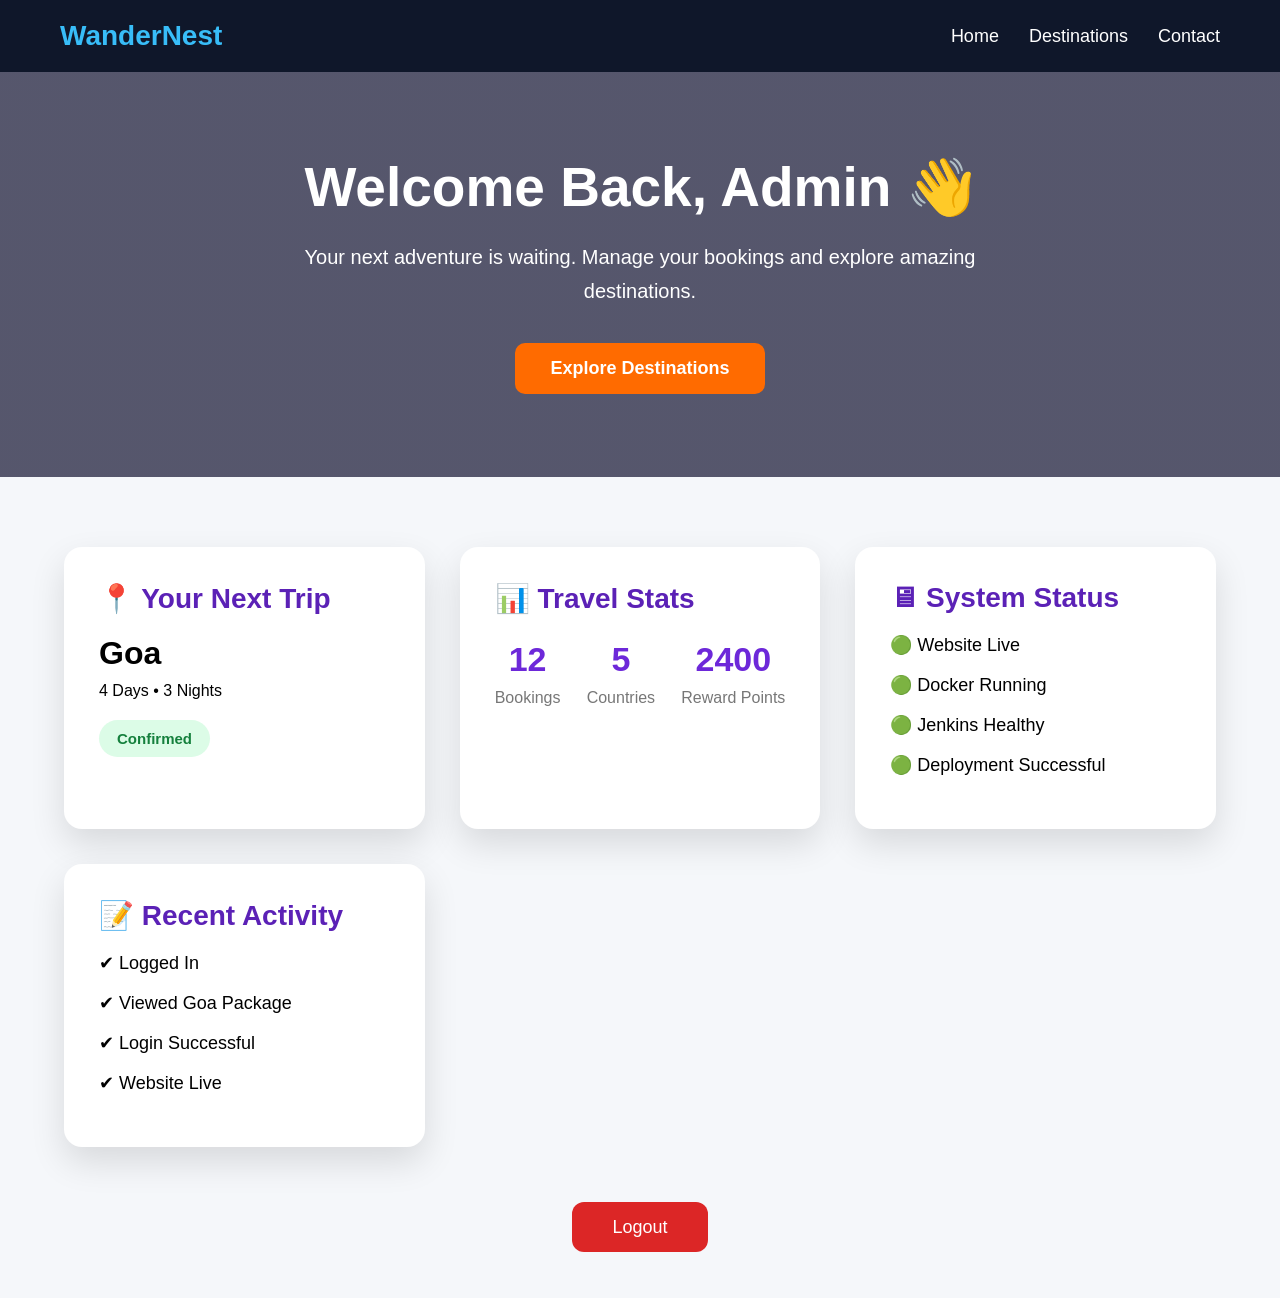
<file: roles/webserver/files/dashboard.html>
<!DOCTYPE html>
<html lang="en">

<head>

    <meta charset="UTF-8">

    <meta name="viewport" content="width=device-width, initial-scale=1.0">

    <title>Dashboard | WanderNest</title>

    <link rel="stylesheet" href="style.css">

</head>

<body>

    <!-- Navbar -->

    <nav class="navbar">

        <div class="logo">
            WanderNest
        </div>

        <ul class="nav-links">

            <li><a href="index.html">Home</a></li>

            <li><a href="destinations.html">Destinations</a></li>

            <li><a href="contact.html">Contact</a></li>

        </ul>

    </nav>

    <!-- Dashboard Hero -->

    <section class="dashboard-hero">

        <div class="dashboard-content">

            <h1>Welcome Back, Admin 👋</h1>

            <p>
                Your next adventure is waiting.
                Manage your bookings and explore amazing destinations.
            </p>

            <a href="destinations.html" class="explore-btn">
                Explore Destinations
            </a>

        </div>

    </section>

    <!-- Dashboard Cards -->

    <section class="dashboard-container">

        <!-- Booking -->

        <div class="dashboard-card">

            <h2>📍 Your Next Trip</h2>

            <h3>Goa</h3>

            <p>4 Days • 3 Nights</p>

            <span class="status confirmed">
                Confirmed
            </span>

        </div>

        <!-- Stats -->

        <div class="dashboard-card">

            <h2>📊 Travel Stats</h2>

            <div class="stats-box">

                <div>

                    <h3>12</h3>

                    <p>Bookings</p>

                </div>

                <div>

                    <h3>5</h3>

                    <p>Countries</p>

                </div>

                <div>

                    <h3>2400</h3>

                    <p>Reward Points</p>

                </div>

            </div>

        </div>

        <!-- System -->

        <div class="dashboard-card">

            <h2>🖥 System Status</h2>

            <ul class="status-list">

                <li>🟢 Website Live</li>

                <li>🟢 Docker Running</li>

                <li>🟢 Jenkins Healthy</li>

                <li>🟢 Deployment Successful</li>

            </ul>

        </div>

        <!-- Activity -->

        <div class="dashboard-card">

            <h2>📝 Recent Activity</h2>

            <ul class="activity-list">

                <li>✔ Logged In</li>

                <li>✔ Viewed Goa Package</li>

                <li>✔ Login Successful</li>

                <li>✔ Website Live</li>

            </ul>

        </div>

    </section>

    <!-- Logout -->

    <div class="logout-container">

        <a href="index.html" class="logout-btn">

            Logout

        </a>

    </div>

</body>

</html>
</file>
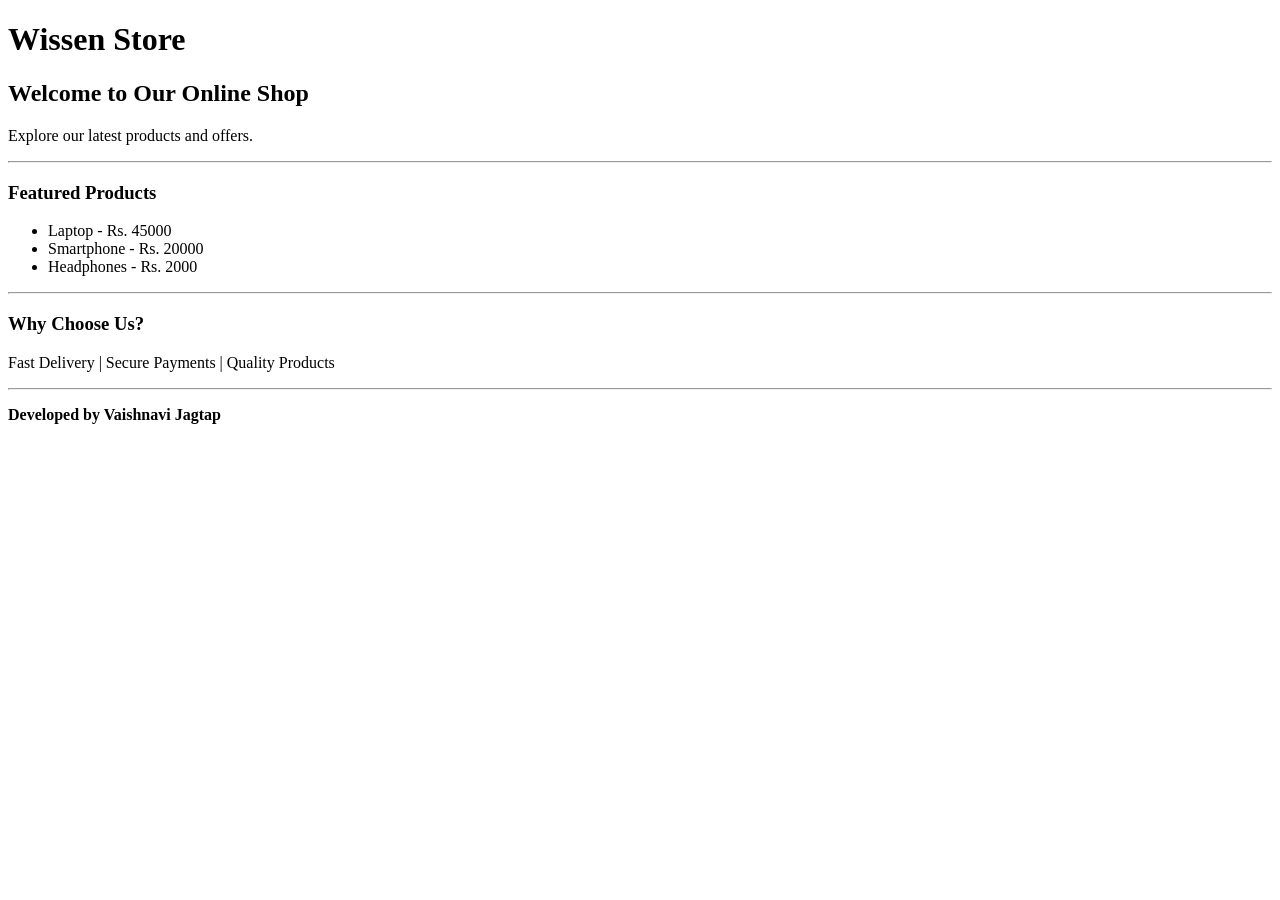
<file: roles/webserver/files/index_backup.html>
<!DOCTYPE html>

<html>
<head>
    <title>Wissen Store</title>
</head>
<body>

<h1>Wissen Store</h1>

<h2>Welcome to Our Online Shop</h2>

<p>Explore our latest products and offers.</p>

<hr>

<h3>Featured Products</h3>

<ul>
    <li>Laptop - Rs. 45000</li>
    <li>Smartphone - Rs. 20000</li>
    <li>Headphones - Rs. 2000</li>
</ul>

<hr>

<h3>Why Choose Us?</h3>

<p>Fast Delivery | Secure Payments | Quality Products</p>

<hr>

<p><b>Developed by Vaishnavi Jagtap</b></p>

</body>
</html>
</file>
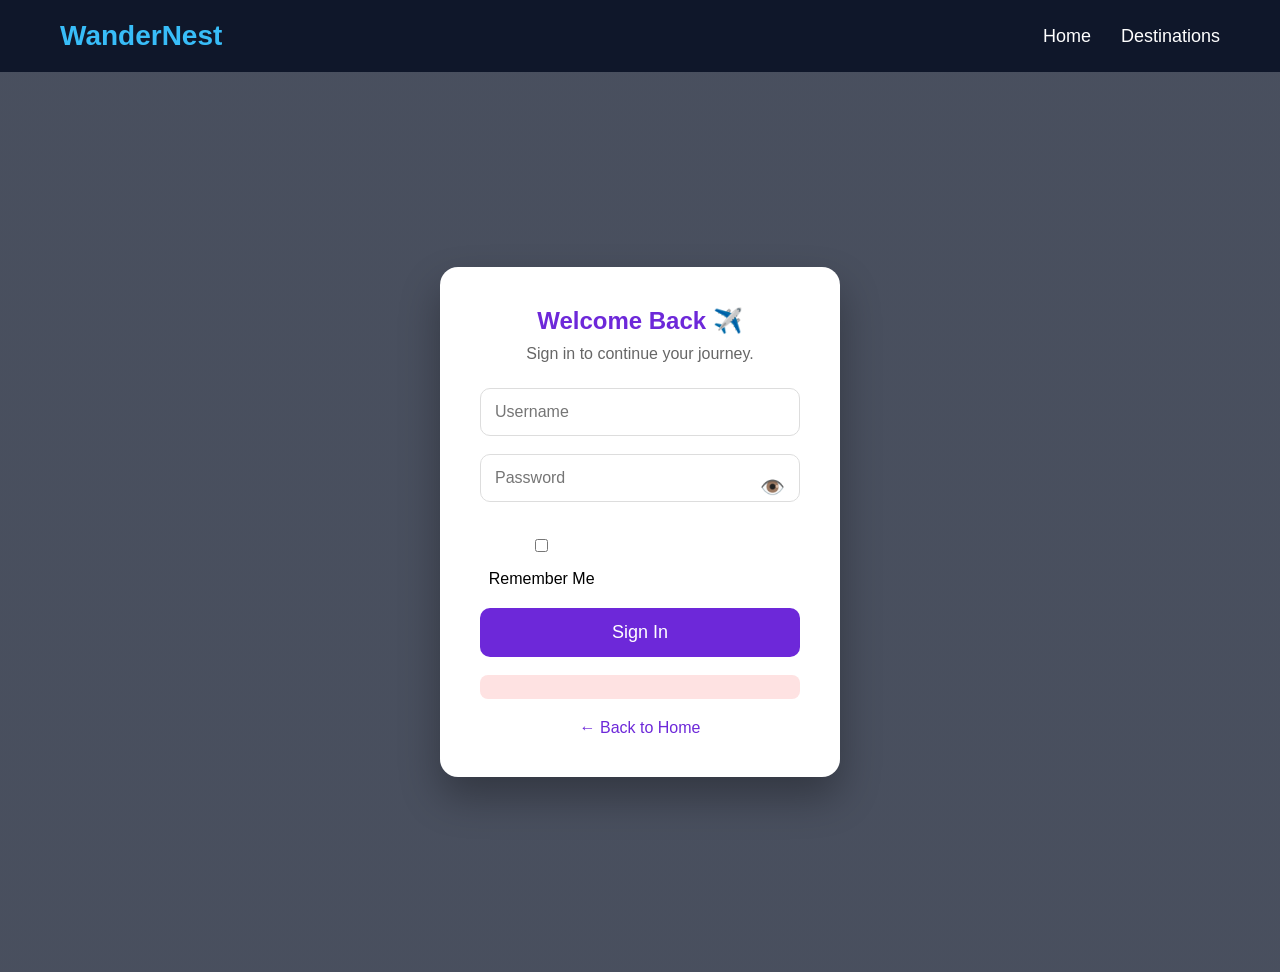
<file: roles/webserver/files/login.html>
<!DOCTYPE html>
<html lang="en">

<head>
    <meta charset="UTF-8">
    <meta name="viewport" content="width=device-width, initial-scale=1.0">
    <title>WanderNest Login</title>

    <link rel="stylesheet" href="style.css">
</head>

<body>

    <!-- Navbar -->

    <nav class="navbar">

        <div class="logo">
            WanderNest
        </div>

        <ul class="nav-links">
            <li><a href="index.html">Home</a></li>
            <li><a href="destinations.html">Destinations</a></li>
        </ul>

    </nav>

    <!-- Login Section -->

    <section class="login-page">

        <div class="login-box">

            <h1>Welcome Back ✈️</h1>

            <p class="login-subtitle">
                Sign in to continue your journey.
            </p>

            <input type="text" id="username" placeholder="Username">

            <div class="password-container">

                <input type="password" id="password" placeholder="Password">

                <span id="togglePassword" onclick="togglePassword()">
                    👁️
                </span>

            </div>

            <div class="remember-row">

                <label>

                    <input type="checkbox">

                    Remember Me

                </label>

            </div>

            <button onclick="login()">

                Sign In

            </button>

            <p id="message"></p>

            <a href="index.html" class="back-home">

                ← Back to Home

            </a>

        </div>

    </section>

    <script>

        function togglePassword() {

            const password =
                document.getElementById("password");

            if (password.type === "password") {

                password.type = "text";

            } else {

                password.type = "password";

            }

        }

        async function login() {

            const username =
                document.getElementById("username").value.trim();

            const password =
                document.getElementById("password").value.trim();

            const message =
                document.getElementById("message");

            message.innerHTML = "";

            const response = await fetch("password.txt?t=" + new Date().getTime());

            const actualPassword =
                (await response.text()).trim();

            if (username === "") {

                message.innerHTML =
                    "⚠ Please enter your username.";

                return;
            }

            if (password === "") {

                message.innerHTML =
                    "⚠ Please enter your password.";

                return;
            }

            if (username !== "admin") {

                message.innerHTML =
                    "❌ Username not found.";

                return;
            }

            if (password !== actualPassword) {

                message.innerHTML =
                    "❌ Incorrect password.";

                return;
            }

            window.location.href = "dashboard.html";

        }
    </script>

</body>

</html>
</file>
<file: roles/webserver/files/style.css>
*{
    margin:0;
    padding:0;
    box-sizing:border-box;
    font-family:Arial, Helvetica, sans-serif;
}

body{
    background:#f5f7fa;
}

.navbar{

    display:flex;

    justify-content:space-between;

    align-items:center;

    padding:20px 60px;

    background:#0f172a;

    color:white;

    position:sticky;

    top:0;

}

.logo{

    font-size:28px;

    font-weight:bold;

    color:#38bdf8;

}

.nav-links{

    display:flex;

    list-style:none;

    gap:30px;

}

.nav-links a{

    color:white;

    text-decoration:none;

    font-size:18px;

    transition:.3s;

}

.nav-links a:hover{

    color:#38bdf8;

}

.login-btn{

    background:#2563eb;

    padding:10px 20px;

    border-radius:8px;

}

.login-btn:hover{

    background:#1d4ed8;

    color:white !important;

}

.hero{

    height:90vh;

    display:flex;

    justify-content:center;

    align-items:center;

    text-align:center;

    background:linear-gradient(rgba(15,23,42,.75),
    rgba(37,99,235,.65)),
    url("https://images.unsplash.com/photo-1507525428034-b723cf961d3e?w=1600");

    background-size:cover;

    background-position:center;

    color:white;

}

.hero-content{

    width:70%;

}

.hero-content h1{

    font-size:60px;

    margin-bottom:20px;

}

.hero-content p{

    font-size:22px;

    line-height:35px;

    margin-bottom:40px;

}

.hero-buttons{
    display:flex;
    justify-content:center;
    align-items:center;
    gap:20px;
    margin-top:40px;
    flex-wrap:wrap;
}

.explore-btn{
    display:inline-block;
    background:#ff6b00;
    color:#fff;
    text-decoration:none;
    padding:15px 35px;
    border-radius:10px;
    font-size:18px;
    font-weight:600;
    transition:0.3s ease;
}

.explore-btn:hover{
    background:#e65c00;
    transform:translateY(-3px);
}

.explore-btn:hover{

    background:#ea580c;

}

.login-hero-btn{
    display:inline-block;
    background:#ffffff;
    color:#2563eb;
    text-decoration:none;
    padding:15px 35px;
    border-radius:10px;
    font-size:18px;
    font-weight:600;
    transition:0.3s ease;
}

.login-hero-btn:hover{
    background:#f1f5f9;
    transform:translateY(-3px);
}

.login-hero-btn:hover{

    background:#e2e8f0;

}

.destination-page{

padding:80px 60px;

background:#f8fafc;

text-align:center;

}

.destination-page h1{

font-size:45px;

margin-bottom:20px;

color:#0f172a;

}

.destination-page p{

font-size:20px;

margin-bottom:50px;

color:#555;

}

.destination-container{

display:flex;

justify-content:center;

gap:40px;

flex-wrap:wrap;

}

.card{

width:320px;

background:white;

border-radius:15px;

overflow:hidden;

box-shadow:0 10px 25px rgba(0,0,0,.15);

transition:.3s;

}

.card:hover{

transform:translateY(-10px);

}

.card img{

width:100%;

height:220px;

object-fit:cover;

}

.card h2{

margin-top:20px;

}

.card p{

padding:0 20px;

font-size:16px;

}

.card h3{

color:#2563eb;

margin-bottom:20px;

}

.card button{

margin-bottom:25px;

padding:12px 25px;

border:none;

background:#2563eb;

color:white;

border-radius:8px;

cursor:pointer;

font-size:16px;

transition:.3s;

}

.card button:hover{

background:#1d4ed8;

}

/* Popular Destinations */

.popular-destinations{

    padding:80px 10%;

    background:#f8fafc;

    text-align:center;

}

.popular-destinations h2{

    font-size:42px;

    color:#0f172a;

}

.popular-destinations p{

    margin-top:15px;

    margin-bottom:50px;

    font-size:18px;

    color:#555;

}

.destination-grid{

    display:flex;

    justify-content:center;

    gap:35px;

    flex-wrap:wrap;

}

.destination-card{

    width:330px;

    background:white;

    border-radius:18px;

    overflow:hidden;

    box-shadow:0 12px 30px rgba(0,0,0,.12);

    transition:.35s;

}

.destination-card:hover{

    transform:translateY(-12px);

}

.destination-card img{

    width:100%;

    height:230px;

    object-fit:cover;

}

.card-content{
    padding:20px;
}

.card-content h3{
    margin-bottom:8px;
    font-size:24px;
}

.card-content p{
    font-size:15px;
    color:#666;
    margin-bottom:12px;
    line-height:1.5;
}

.card-content span{
    display:block;
    margin:8px 0;
    font-weight:bold;
}

.card-content h4{
    color:#2563eb;
    margin-bottom:15px;
}

.card-content a{

    display:inline-block;

    text-decoration:none;

    background:#6d28d9;

    color:white;

    padding:10px 24px;

    border-radius:8px;

    transition:0.3s ease;

}

.card-content a:hover{

    background:#5b21b6;

    transform:translateY(-3px);

}

/* Why Choose Us */

.why-us{

    padding:80px 10%;

    text-align:center;

    background:white;

}

.why-us h2{

    font-size:42px;

    color:#0f172a;

}

.why-us p{

    margin:20px auto 50px;

    color:#666;

    max-width:700px;

    font-size:18px;

}

.features{

    display:flex;

    justify-content:center;

    gap:30px;

    flex-wrap:wrap;

}

.feature-card{

    width:300px;

    background:#f8fafc;

    padding:35px;

    border-radius:15px;

    box-shadow:0 10px 20px rgba(0,0,0,.08);

    transition:.3s;

}

.feature-card:hover{

    transform:translateY(-10px);

}

.feature-card h3{

    color:#2563eb;

    margin-bottom:15px;

}

/* Statistics */

.stats{

    display:flex;

    justify-content:center;

    gap:40px;

    flex-wrap:wrap;

    padding:70px 10%;

    background:#2563eb;

    color:white;

}

.stat-box{

    text-align:center;

}

.stat-box h2{

    font-size:48px;

    margin-bottom:10px;

}

.stat-box p{

    font-size:18px;

}

/* Footer */

footer{

    background:#0f172a;

    color:white;

    text-align:center;

    padding:50px 20px;

}

footer h2{

    margin-bottom:15px;

    color:#60a5fa;

}

footer p{

    color:#cbd5e1;

    margin-bottom:10px;

}

.copyright{

    margin-top:20px;

    font-size:14px;

}

/* Reviews */

.reviews{

padding:80px 10%;

background:#f8fafc;

text-align:center;

}

.reviews h2{

font-size:42px;

margin-bottom:50px;

color:#0f172a;

}

.review-container{

display:flex;

justify-content:center;

gap:30px;

flex-wrap:wrap;

}

.review-card{

width:330px;

background:white;

padding:30px;

border-radius:18px;

box-shadow:0 10px 25px rgba(0,0,0,.1);

transition:.3s;

}

.review-card:hover{

transform:translateY(-10px);

}

.review-card p{

font-size:16px;

line-height:1.7;

color:#555;

margin-bottom:20px;

}

.review-card h3{

margin-bottom:10px;

}

/* ===========================
   LOGIN PAGE
=========================== */

.login-page{

    min-height:100vh;

    display:flex;

    justify-content:center;

    align-items:center;

    background:linear-gradient(rgba(15,23,42,.75),rgba(15,23,42,.75)),
    url("https://images.unsplash.com/photo-1507525428034-b723cf961d3e");

    background-size:cover;

    background-position:center;

}

.login-box{

    width:400px;

    background:white;

    padding:40px;

    border-radius:18px;

    text-align:center;

    box-shadow:0 20px 40px rgba(0,0,0,.3);

}

.login-box h1{

    color:#6d28d9;

    margin-bottom:10px;

}

.login-subtitle{

    color:#666;

    margin-bottom:25px;

}

.login-box input{

    width:100%;

    padding:14px;

    margin-bottom:18px;

    border:1px solid #ddd;

    border-radius:10px;

    font-size:16px;

}

.remember-row{

    display:flex;

    justify-content:flex-start;

    margin-bottom:20px;

}

.login-box button{

    width:100%;

    padding:14px;

    background:#6d28d9;

    color:white;

    border:none;

    border-radius:10px;

    cursor:pointer;

    font-size:18px;

    transition:.3s;

}

.login-box button:hover{

    background:#5b21b6;

}

.back-home{

    display:block;

    margin-top:20px;

    color:#6d28d9;

    text-decoration:none;

}

#message{

    margin-top:18px;

    padding:12px;

    border-radius:8px;

    font-weight:bold;

    color:#b91c1c;

    background:#fee2e2;

    display:block;

}

/* Password Field */

.password-container{

    position:relative;

    margin-bottom:18px;

}

.password-container input{

    width:100%;

    padding:14px;

    border:1px solid #ddd;

    border-radius:10px;

    font-size:16px;

}

#togglePassword{

    position:absolute;

    right:15px;

    top:50%;

    transform:translateY(-50%);

    cursor:pointer;

    font-size:20px;

    user-select:none;

}

/*==============================
        DASHBOARD
==============================*/

.dashboard-hero{

    height:45vh;

    background:linear-gradient(rgba(18,18,48,.70),rgba(18,18,48,.70)),
    url("https://images.unsplash.com/photo-1507525428034-b723cf961d3e?w=1600");

    background-size:cover;

    background-position:center;

    display:flex;

    justify-content:center;

    align-items:center;

    text-align:center;

    color:white;

}

.dashboard-content{

    max-width:700px;

}

.dashboard-content h1{

    font-size:55px;

    margin-bottom:20px;

}

.dashboard-content p{

    font-size:20px;

    line-height:1.7;

    margin-bottom:35px;

}

.dashboard-container{

    width:90%;

    margin:70px auto;

    display:grid;

    grid-template-columns:repeat(auto-fit,minmax(320px,1fr));

    gap:35px;

}

.dashboard-card{

    background:white;

    padding:35px;

    border-radius:18px;

    box-shadow:0 15px 35px rgba(0,0,0,.12);

    transition:.35s;

}

.dashboard-card:hover{

    transform:translateY(-10px);

    box-shadow:0 25px 45px rgba(0,0,0,.18);

}

.dashboard-card h2{

    color:#5b21b6;

    margin-bottom:20px;

    font-size:28px;

}

.dashboard-card h3{

    font-size:32px;

    margin-bottom:10px;

}

.status{

    display:inline-block;

    margin-top:20px;

    padding:10px 18px;

    border-radius:30px;

    font-size:15px;

    font-weight:bold;

}

.confirmed{

    background:#dcfce7;

    color:#15803d;

}

.stats-box{

    display:flex;

    justify-content:space-between;

    margin-top:25px;

}

.stats-box div{

    text-align:center;

}

.stats-box h3{

    color:#6d28d9;

    font-size:34px;

}

.stats-box p{

    color:#777;

}

.status-list,
.activity-list{

    list-style:none;

}

.status-list li,
.activity-list li{

    margin:18px 0;

    font-size:18px;

}

.logout-container{

    text-align:center;

    margin:60px 0;

}

.logout-btn{

    background:#dc2626;

    color:white;

    padding:15px 40px;

    border-radius:12px;

    text-decoration:none;

    font-size:18px;

    transition:.3s;

}

.logout-btn:hover{

    background:#b91c1c;

}
</file>
